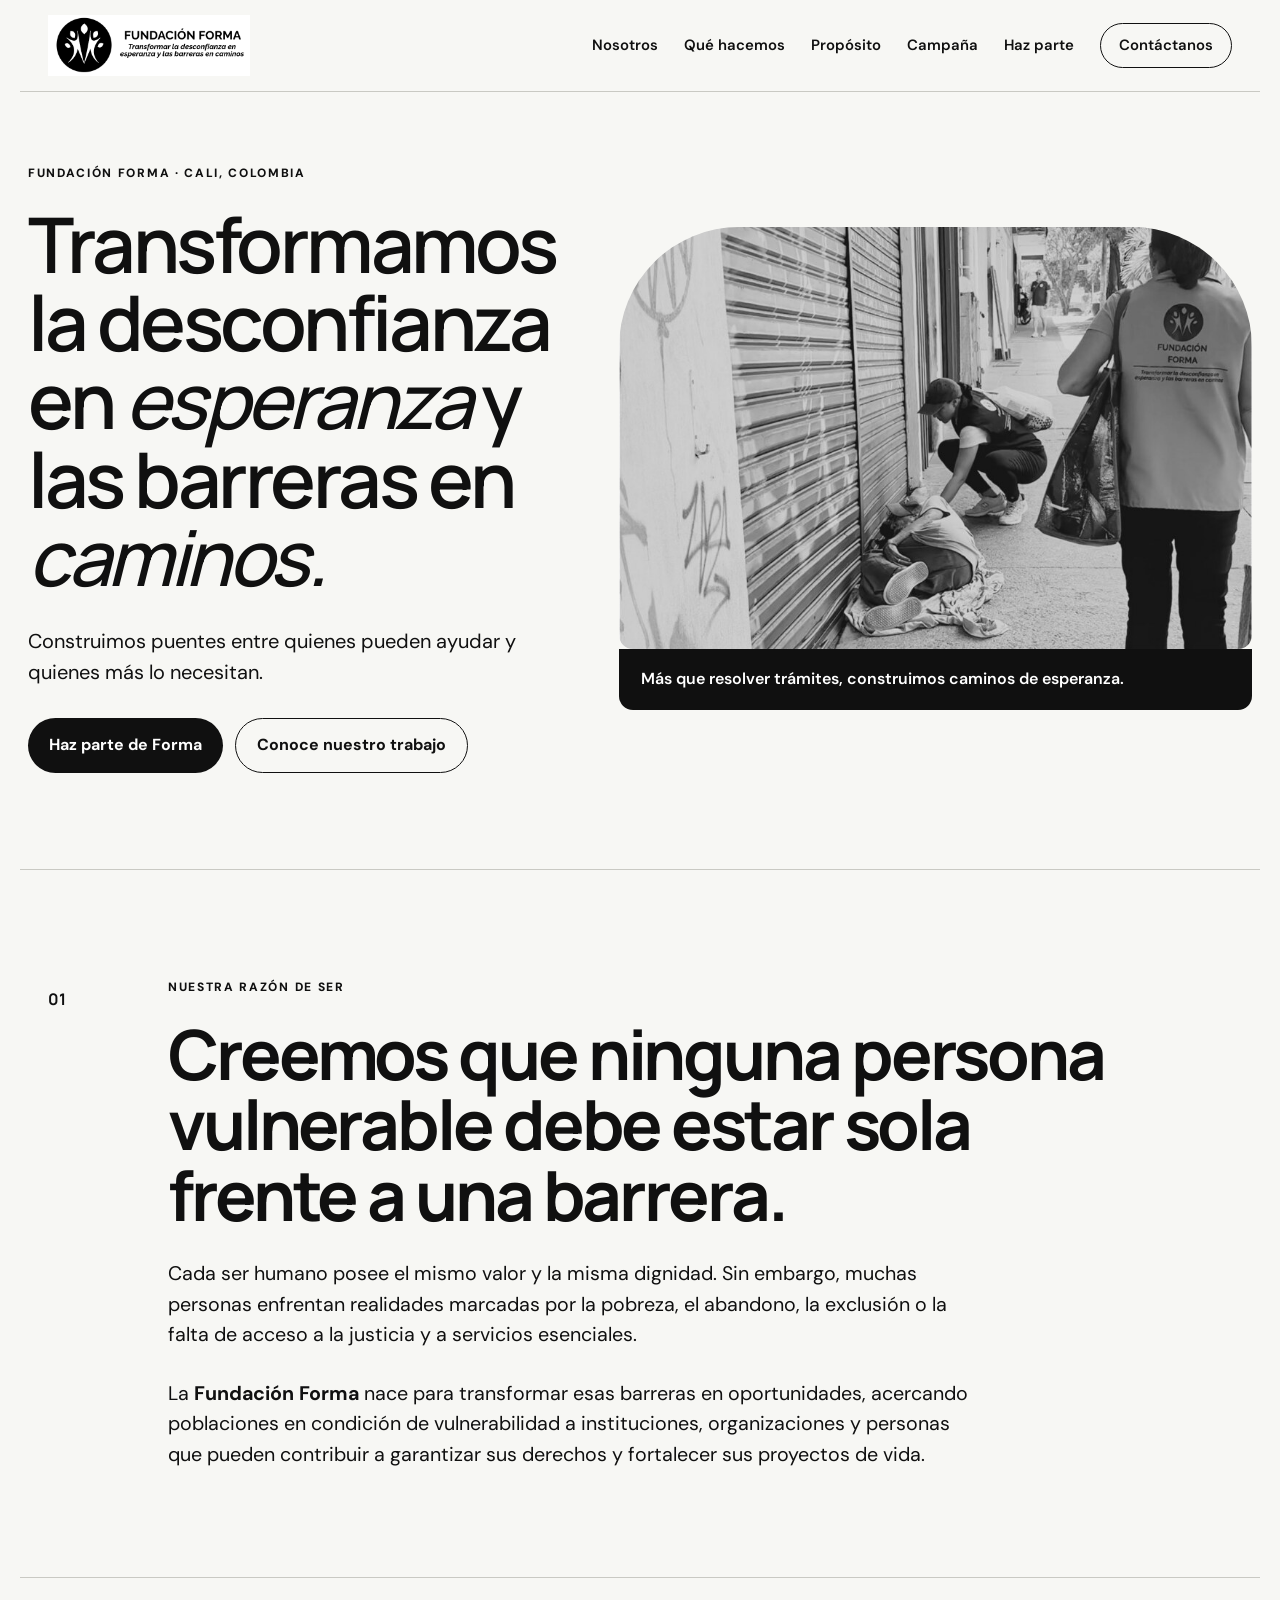
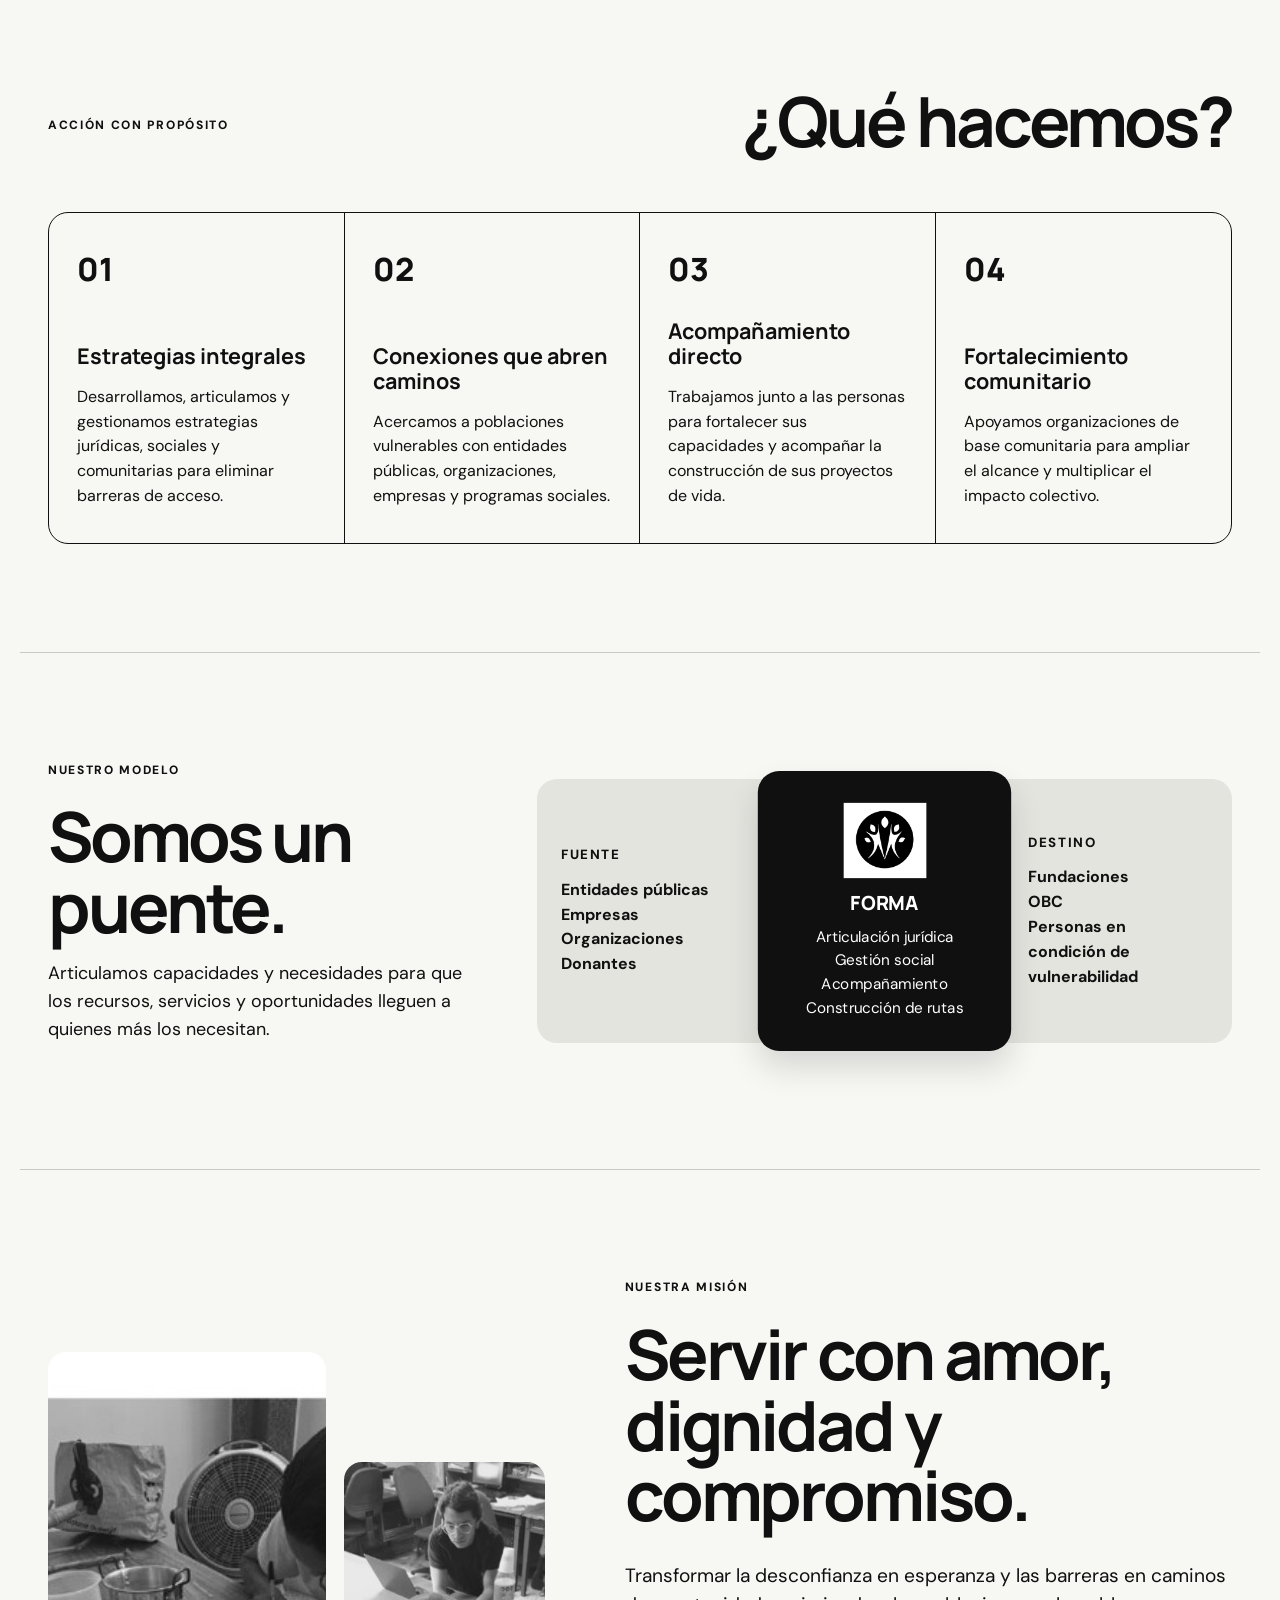
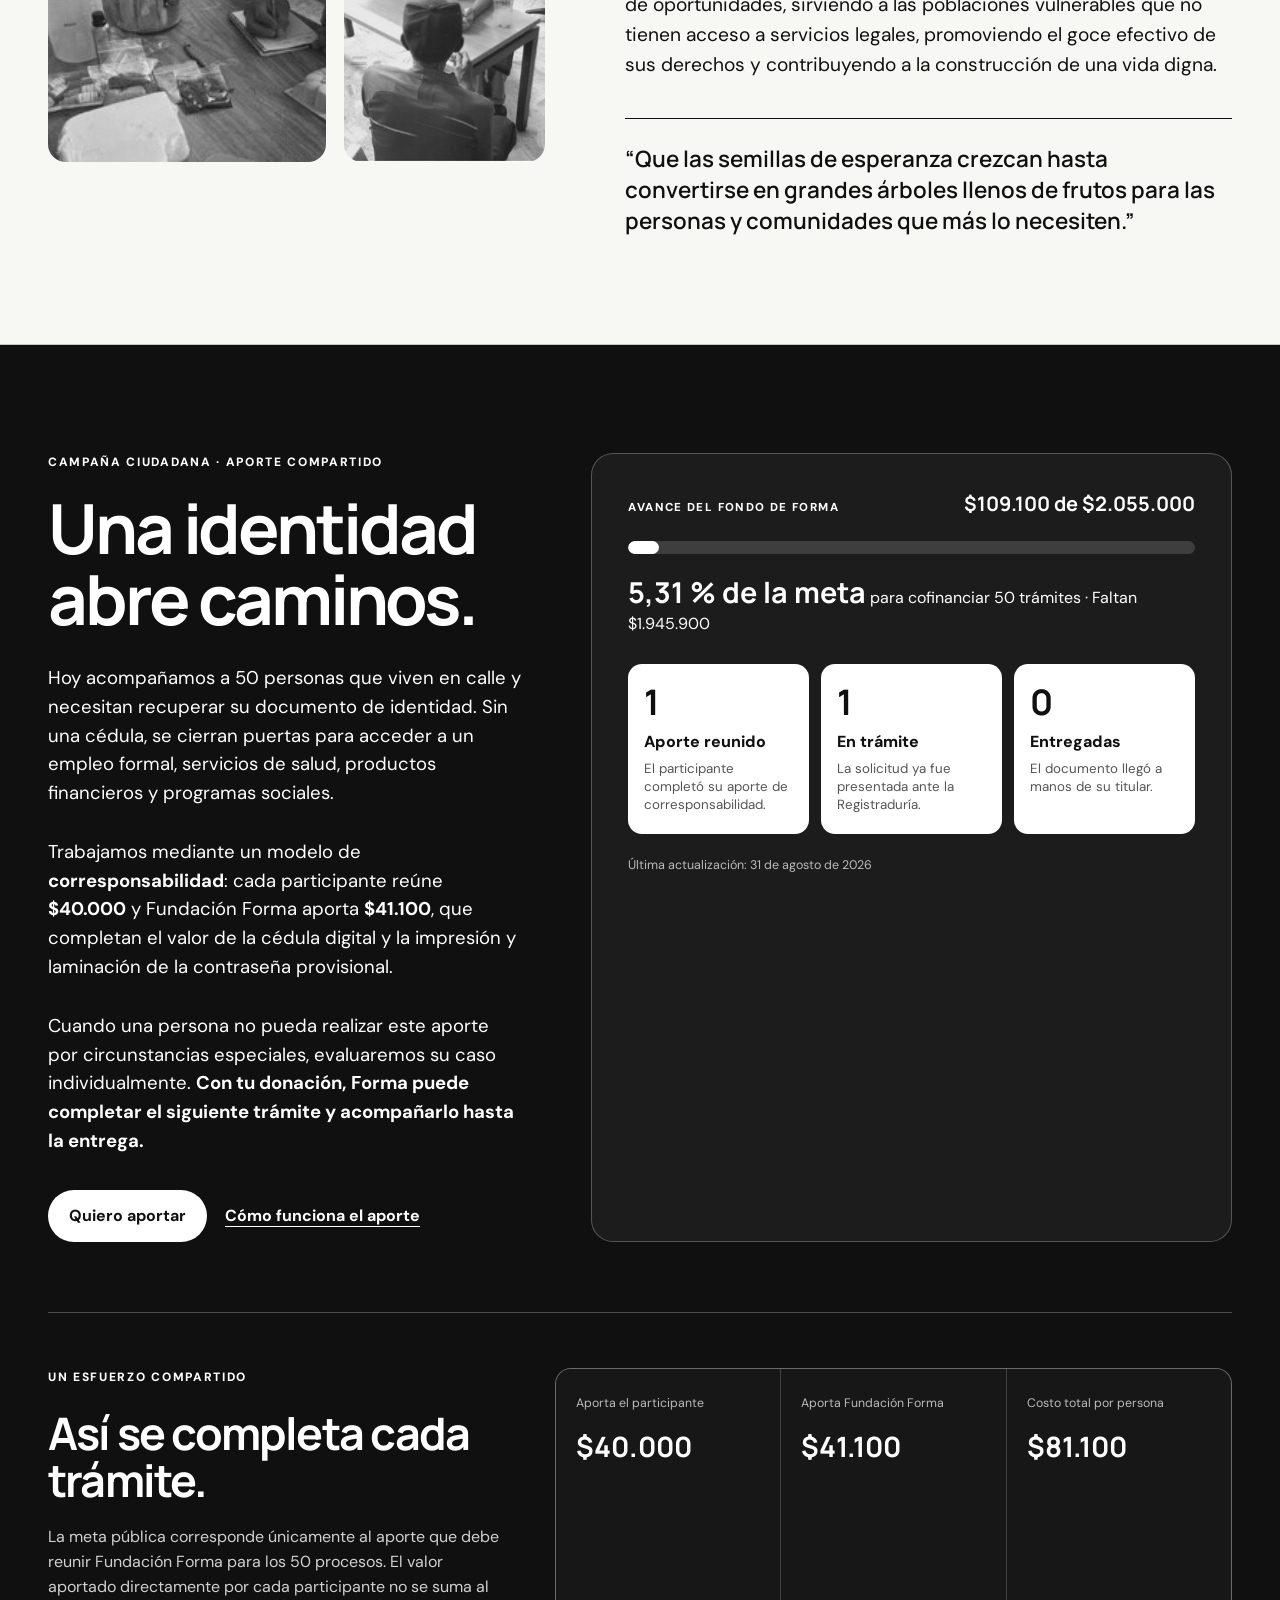
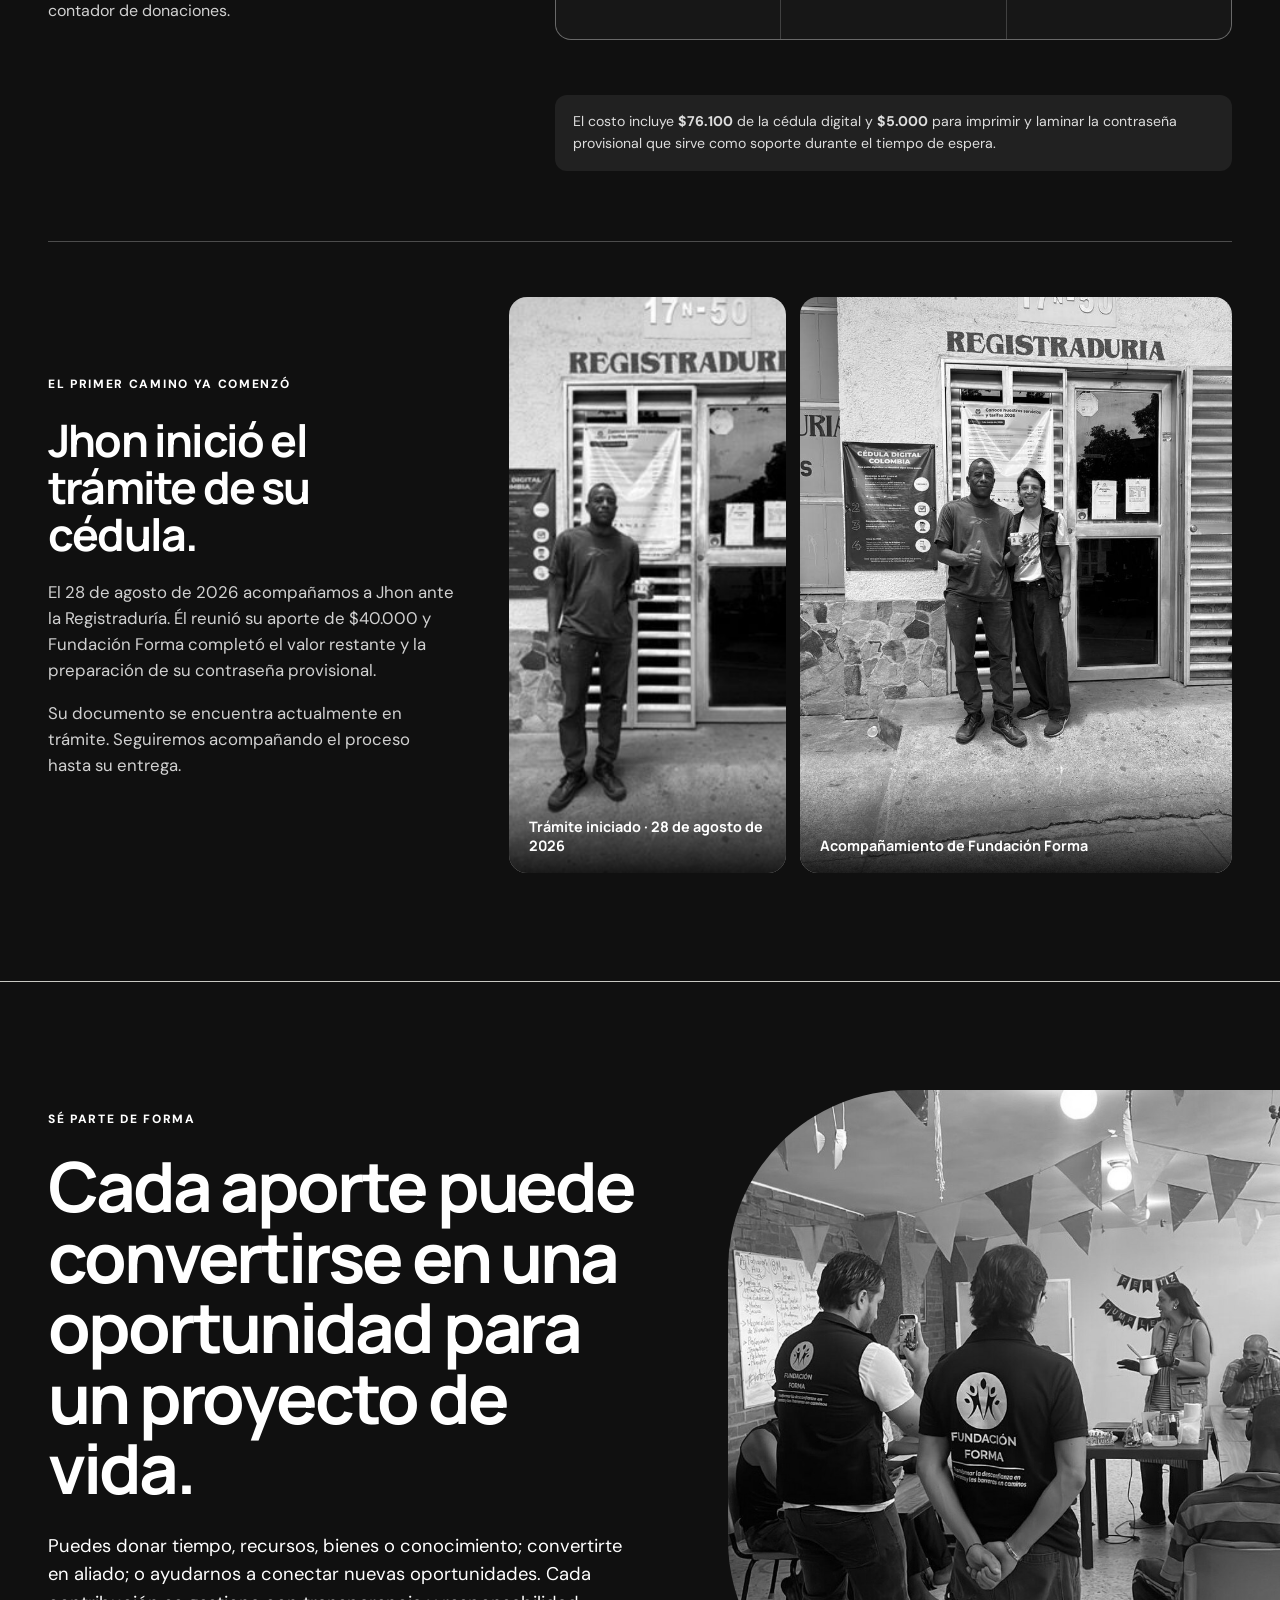
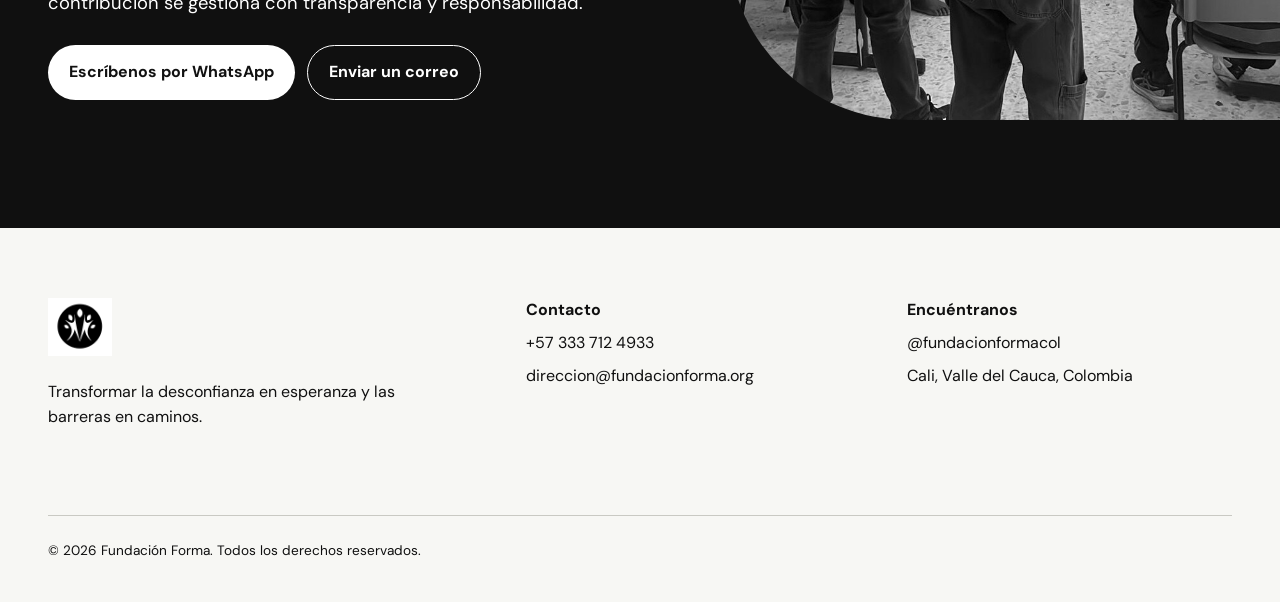
<file: index.html>
<!doctype html>
<html lang="es">
<head>
  <meta charset="utf-8">
  <meta name="viewport" content="width=device-width, initial-scale=1">
  <meta name="description" content="Fundación Forma transforma la desconfianza en esperanza y las barreras en caminos, acompañando a poblaciones en condición de vulnerabilidad.">
  <meta name="theme-color" content="#111111">
  <title>Fundación Forma | Caminos de esperanza</title>
  <link rel="preconnect" href="https://fonts.googleapis.com">
  <link rel="preconnect" href="https://fonts.gstatic.com" crossorigin>
  <link href="https://fonts.googleapis.com/css2?family=DM+Sans:wght@400;500;600;700&family=Manrope:wght@500;600;700;800&display=swap" rel="stylesheet">
  <link rel="stylesheet" href="styles.css">
</head>
<body>
  <a class="skip-link" href="#contenido">Saltar al contenido</a>
  <header class="site-header">
    <a class="brand" href="#inicio" aria-label="Fundación Forma, inicio">
      <img src="logo-horizontal.png" alt="Fundación Forma">
    </a>
    <button class="menu-button" type="button" aria-expanded="false" aria-controls="menu">Menú</button>
    <nav id="menu" aria-label="Navegación principal">
      <a href="#nosotros">Nosotros</a>
      <a href="#hacemos">Qué hacemos</a>
      <a href="#mision">Propósito</a>
      <a href="#campana">Campaña</a>
      <a href="#participa">Haz parte</a>
      <a class="nav-cta" href="https://wa.me/573337124933" target="_blank" rel="noopener">Contáctanos</a>
    </nav>
  </header>

  <main id="contenido">
    <section class="hero" id="inicio">
      <div class="hero-copy reveal">
        <p class="eyebrow">Fundación Forma · Cali, Colombia</p>
        <h1>Transformamos la desconfianza en <em>esperanza</em> y las barreras en <em>caminos.</em></h1>
        <p class="hero-lead">Construimos puentes entre quienes pueden ayudar y quienes más lo necesitan.</p>
        <div class="hero-actions">
          <a class="button button-dark" href="#participa">Haz parte de Forma</a>
          <a class="button button-light" href="#hacemos">Conoce nuestro trabajo</a>
        </div>
      </div>
      <figure class="hero-image reveal">
        <img src="hero.jpg" alt="Equipo de Fundación Forma acompañando a una persona en Cali">
        <figcaption>Más que resolver trámites, construimos caminos de esperanza.</figcaption>
      </figure>
    </section>

    <section class="statement section" id="nosotros">
      <div class="section-number">01</div>
      <div class="statement-copy reveal">
        <p class="eyebrow">Nuestra razón de ser</p>
        <h2>Creemos que ninguna persona vulnerable debe estar sola frente a una barrera.</h2>
        <p>Cada ser humano posee el mismo valor y la misma dignidad. Sin embargo, muchas personas enfrentan realidades marcadas por la pobreza, el abandono, la exclusión o la falta de acceso a la justicia y a servicios esenciales.</p>
        <p>La <strong>Fundación Forma</strong> nace para transformar esas barreras en oportunidades, acercando poblaciones en condición de vulnerabilidad a instituciones, organizaciones y personas que pueden contribuir a garantizar sus derechos y fortalecer sus proyectos de vida.</p>
      </div>
    </section>

    <section class="work section" id="hacemos">
      <div class="section-heading reveal">
        <p class="eyebrow">Acción con propósito</p>
        <h2>¿Qué hacemos?</h2>
      </div>
      <div class="services">
        <article class="service reveal"><span>01</span><h3>Estrategias integrales</h3><p>Desarrollamos, articulamos y gestionamos estrategias jurídicas, sociales y comunitarias para eliminar barreras de acceso.</p></article>
        <article class="service reveal"><span>02</span><h3>Conexiones que abren caminos</h3><p>Acercamos a poblaciones vulnerables con entidades públicas, organizaciones, empresas y programas sociales.</p></article>
        <article class="service reveal"><span>03</span><h3>Acompañamiento directo</h3><p>Trabajamos junto a las personas para fortalecer sus capacidades y acompañar la construcción de sus proyectos de vida.</p></article>
        <article class="service reveal"><span>04</span><h3>Fortalecimiento comunitario</h3><p>Apoyamos organizaciones de base comunitaria para ampliar el alcance y multiplicar el impacto colectivo.</p></article>
      </div>
    </section>

    <section class="bridge section" aria-labelledby="bridge-title">
      <div class="bridge-intro reveal">
        <p class="eyebrow">Nuestro modelo</p>
        <h2 id="bridge-title">Somos un puente.</h2>
        <p>Articulamos capacidades y necesidades para que los recursos, servicios y oportunidades lleguen a quienes más los necesitan.</p>
      </div>
      <div class="bridge-map reveal">
        <div><small>Fuente</small><strong>Entidades públicas<br>Empresas<br>Organizaciones<br>Donantes</strong></div>
        <div class="bridge-center"><img src="isotipo.png" alt=""><strong>FORMA</strong><span>Articulación jurídica<br>Gestión social<br>Acompañamiento<br>Construcción de rutas</span></div>
        <div><small>Destino</small><strong>Fundaciones<br>OBC<br>Personas en condición de vulnerabilidad</strong></div>
      </div>
    </section>

    <section class="purpose section" id="mision">
      <figure class="photo-stack reveal">
        <img src="taller.jpg" alt="Actividad productiva acompañada por Fundación Forma">
        <img src="acompanamiento.jpg" alt="Asesoría directa de Fundación Forma">
      </figure>
      <div class="purpose-copy reveal">
        <p class="eyebrow">Nuestra misión</p>
        <h2>Servir con amor, dignidad y compromiso.</h2>
        <p>Transformar la desconfianza en esperanza y las barreras en caminos de oportunidades, sirviendo a las poblaciones vulnerables que no tienen acceso a servicios legales, promoviendo el goce efectivo de sus derechos y contribuyendo a la construcción de una vida digna.</p>
        <blockquote>“Que las semillas de esperanza crezcan hasta convertirse en grandes árboles llenos de frutos para las personas y comunidades que más lo necesiten.”</blockquote>
      </div>
    </section>

    <section class="campaign section" id="campana">
      <div class="campaign-intro reveal">
        <p class="eyebrow">Campaña ciudadana · Aporte compartido</p>
        <h2>Una identidad abre caminos.</h2>
        <p>Hoy acompañamos a 50 personas que viven en calle y necesitan recuperar su documento de identidad. Sin una cédula, se cierran puertas para acceder a un empleo formal, servicios de salud, productos financieros y programas sociales.</p>
        <p>Trabajamos mediante un modelo de <strong>corresponsabilidad</strong>: cada participante reúne <strong>$40.000</strong> y Fundación Forma aporta <strong>$41.100</strong>, que completan el valor de la cédula digital y la impresión y laminación de la contraseña provisional.</p>
        <p>Cuando una persona no pueda realizar este aporte por circunstancias especiales, evaluaremos su caso individualmente. <strong>Con tu donación, Forma puede completar el siguiente trámite y acompañarlo hasta la entrega.</strong></p>
        <div class="campaign-actions">
          <a class="button button-white" href="https://wa.me/573337124933?text=Hola%20Fundaci%C3%B3n%20Forma%2C%20quiero%20aportar%20a%20la%20campa%C3%B1a%20Una%20identidad%20abre%20caminos." target="_blank" rel="noopener">Quiero aportar</a>
          <a class="campaign-link" href="#como-funciona">Cómo funciona el aporte</a>
        </div>
      </div>

      <div class="campaign-progress reveal" aria-labelledby="campaign-progress-title">
        <div class="progress-heading">
          <span id="campaign-progress-title">Avance del fondo de Forma</span>
          <strong>$109.100 de $2.055.000</strong>
        </div>
        <div class="progress-bar" role="progressbar" aria-label="Aportes recibidos para el fondo de cofinanciación" aria-valuemin="0" aria-valuemax="2055000" aria-valuenow="109100"><span style="width:5.31%"></span></div>
        <p><strong>5,31 % de la meta</strong> <span>para cofinanciar 50 trámites · Faltan $1.945.900</span></p>
        <div class="case-status">
          <article><strong>1</strong><span>Aporte reunido</span><small>El participante completó su aporte de corresponsabilidad.</small></article>
          <article><strong>1</strong><span>En trámite</span><small>La solicitud ya fue presentada ante la Registraduría.</small></article>
          <article><strong>0</strong><span>Entregadas</span><small>El documento llegó a manos de su titular.</small></article>
        </div>
        <p class="campaign-updated">Última actualización: 31 de agosto de 2026</p>
      </div>

      <div class="campaign-model reveal" id="como-funciona">
        <div>
          <p class="eyebrow">Un esfuerzo compartido</p>
          <h3>Así se completa cada trámite.</h3>
          <p>La meta pública corresponde únicamente al aporte que debe reunir Fundación Forma para los 50 procesos. El valor aportado directamente por cada participante no se suma al contador de donaciones.</p>
        </div>
        <dl class="campaign-breakdown">
          <div><dt>Aporta el participante</dt><dd>$40.000</dd></div>
          <div><dt>Aporta Fundación Forma</dt><dd>$41.100</dd></div>
          <div><dt>Costo total por persona</dt><dd>$81.100</dd></div>
        </dl>
        <p class="campaign-note">El costo incluye <strong>$76.100</strong> de la cédula digital y <strong>$5.000</strong> para imprimir y laminar la contraseña provisional que sirve como soporte durante el tiempo de espera.</p>
      </div>

      <article class="campaign-story reveal" aria-labelledby="story-jhon-title">
        <div class="campaign-story-copy">
          <p class="eyebrow">El primer camino ya comenzó</p>
          <h3 id="story-jhon-title">Jhon inició el trámite de su cédula.</h3>
          <p>El 28 de agosto de 2026 acompañamos a Jhon ante la Registraduría. Él reunió su aporte de $40.000 y Fundación Forma completó el valor restante y la preparación de su contraseña provisional.</p>
          <p>Su documento se encuentra actualmente en trámite. Seguiremos acompañando el proceso hasta su entrega.</p>
        </div>
        <div class="campaign-story-photos">
          <figure><img src="jhon-registraduria.jpg" alt="Jhon frente a la Registraduría después de iniciar el trámite de su cédula"><figcaption>Trámite iniciado · 28 de agosto de 2026</figcaption></figure>
          <figure><img src="jhon-acompanamiento.jpg" alt="Jhon junto a una persona de Fundación Forma durante el acompañamiento en la Registraduría"><figcaption>Acompañamiento de Fundación Forma</figcaption></figure>
        </div>
      </article>
    </section>

    <section class="join section" id="participa">
      <div class="join-copy reveal">
        <p class="eyebrow">Sé parte de Forma</p>
        <h2>Cada aporte puede convertirse en una oportunidad para un proyecto de vida.</h2>
        <p>Puedes donar tiempo, recursos, bienes o conocimiento; convertirte en aliado; o ayudarnos a conectar nuevas oportunidades. Cada contribución se gestiona con transparencia y responsabilidad.</p>
        <div class="hero-actions">
          <a class="button button-white" href="https://wa.me/573337124933?text=Hola%20Fundaci%C3%B3n%20Forma%2C%20quiero%20conocer%20c%C3%B3mo%20puedo%20ayudar." target="_blank" rel="noopener">Escríbenos por WhatsApp</a>
          <a class="button button-outline" href="mailto:direccion@fundacionforma.org">Enviar un correo</a>
        </div>
      </div>
      <figure class="join-image reveal"><img src="equipo.jpg" alt="Integrantes de Fundación Forma en una actividad de servicio"></figure>
    </section>
  </main>

  <footer>
    <div class="footer-brand"><img src="isotipo.png" alt="Fundación Forma"><p>Transformar la desconfianza en esperanza y las barreras en caminos.</p></div>
    <div><strong>Contacto</strong><a href="tel:+573337124933">+57 333 712 4933</a><a href="mailto:direccion@fundacionforma.org">direccion@fundacionforma.org</a></div>
    <div><strong>Encuéntranos</strong><a href="https://www.instagram.com/fundacionformacol/" target="_blank" rel="noopener">@fundacionformacol</a><span>Cali, Valle del Cauca, Colombia</span></div>
    <p class="copyright">© <span id="year"></span> Fundación Forma. Todos los derechos reservados.</p>
  </footer>
  <script src="script.js"></script>
</body>
</html>
</file>
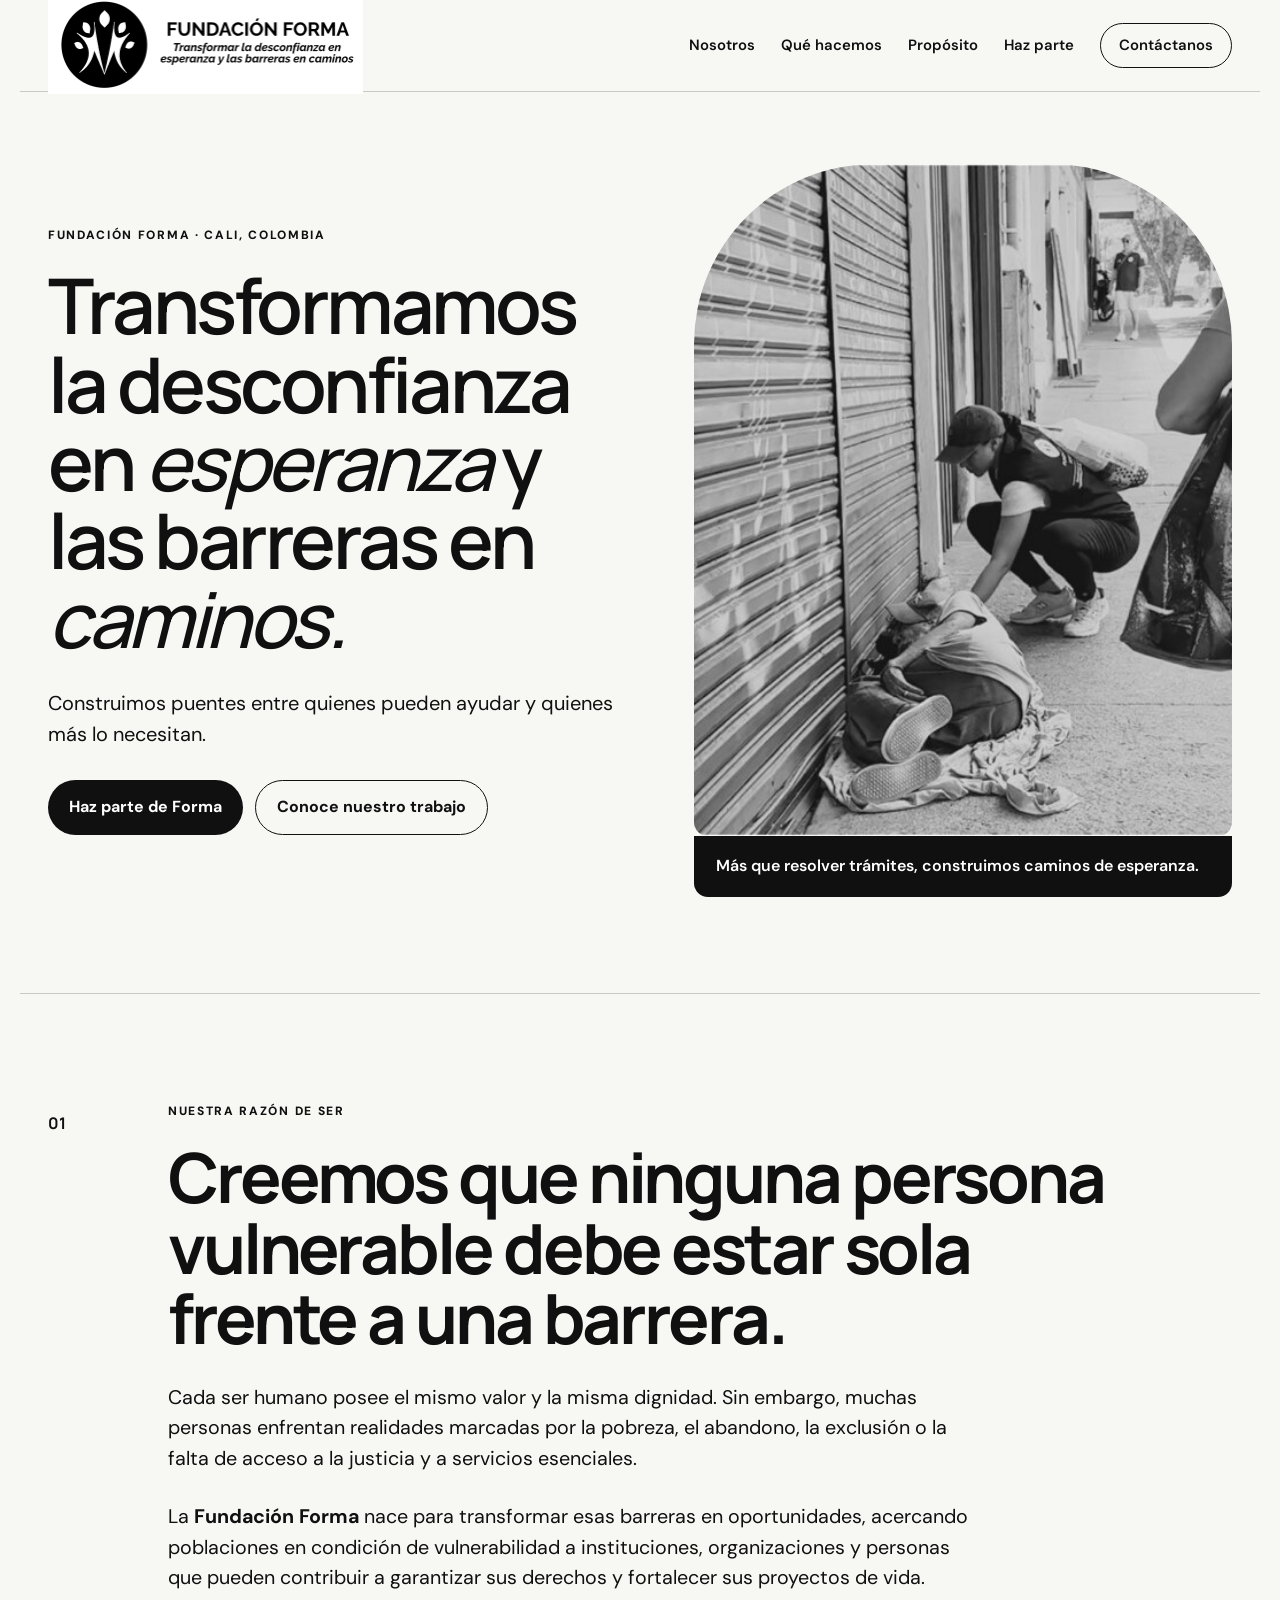
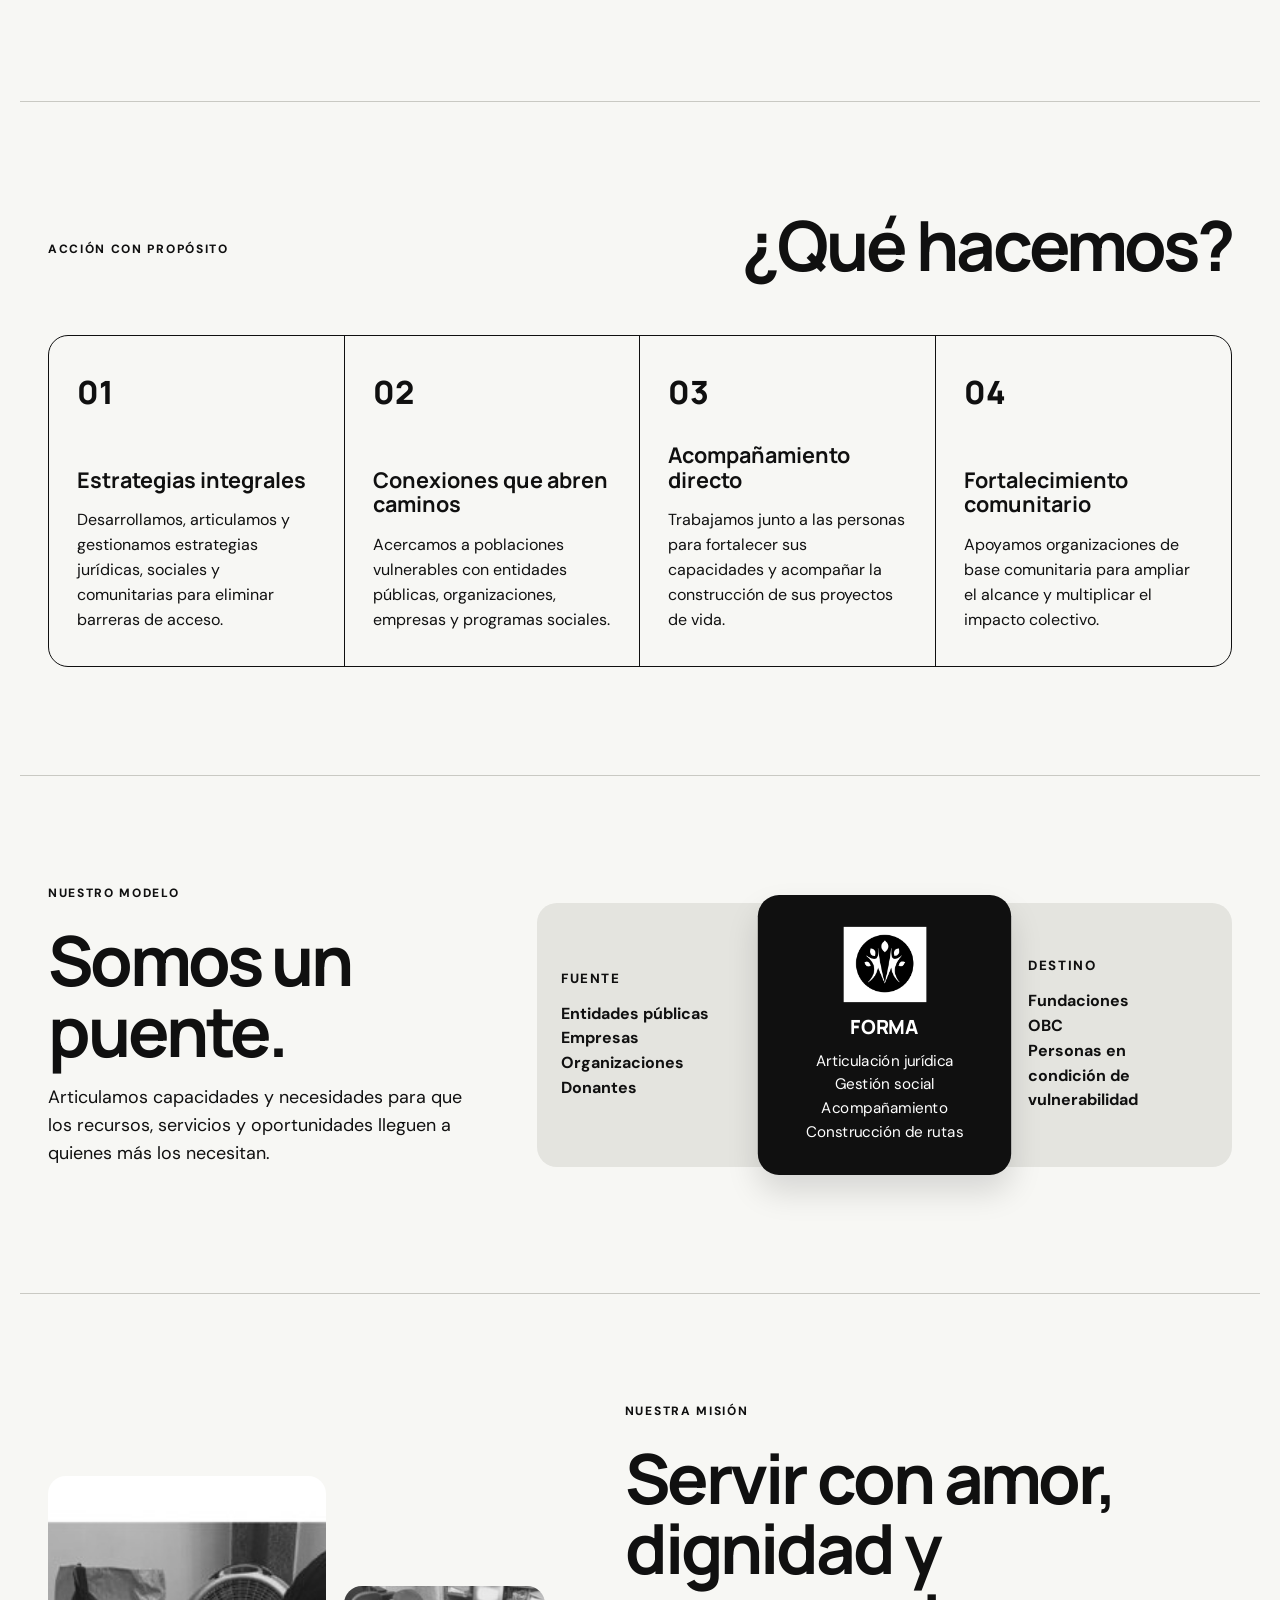
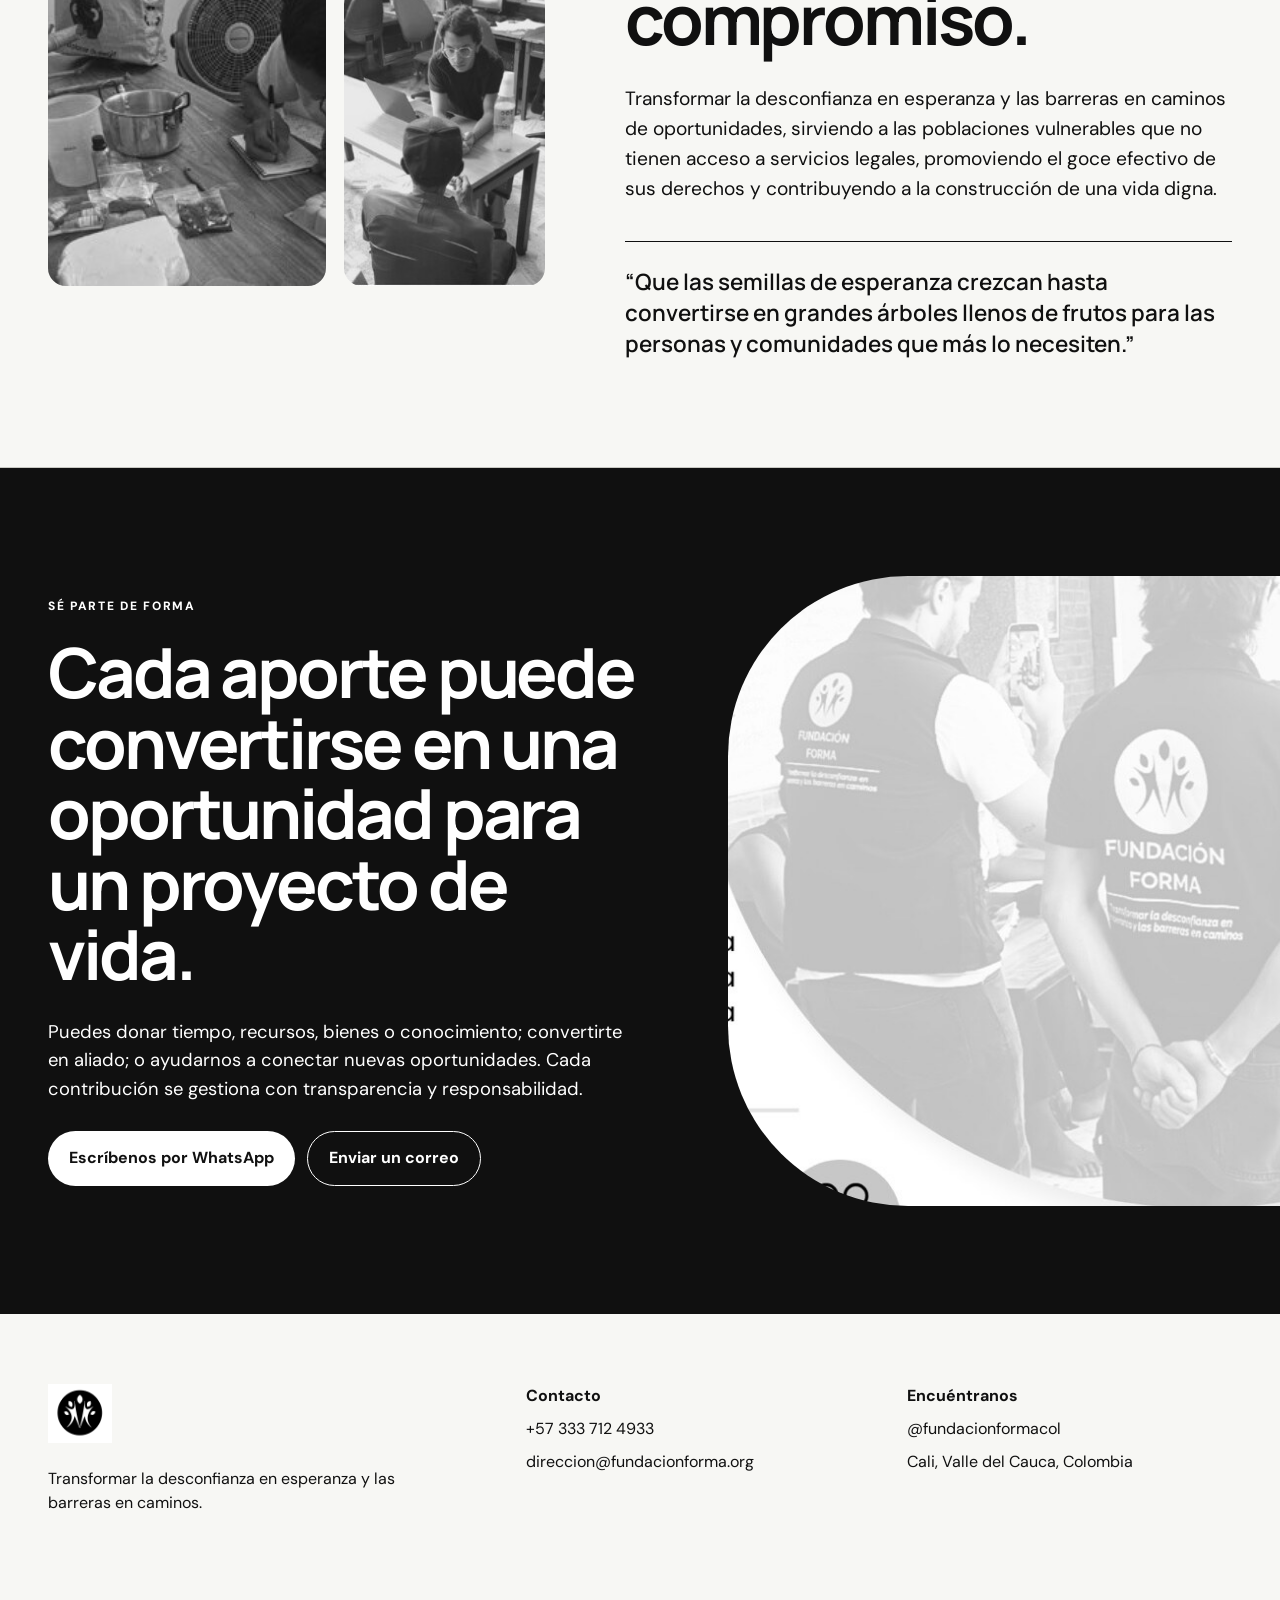
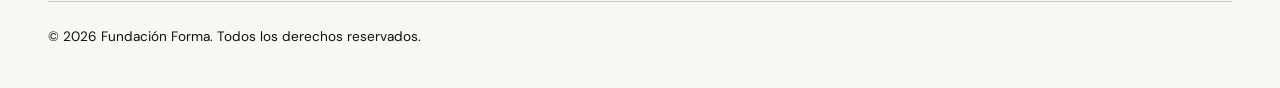
<file: fundacion-forma-web/index.html>
<!doctype html>
<html lang="es">
<head>
  <meta charset="utf-8">
  <meta name="viewport" content="width=device-width, initial-scale=1">
  <meta name="description" content="Fundación Forma transforma la desconfianza en esperanza y las barreras en caminos, acompañando a poblaciones en condición de vulnerabilidad.">
  <meta name="theme-color" content="#111111">
  <title>Fundación Forma | Caminos de esperanza</title>
  <link rel="preconnect" href="https://fonts.googleapis.com">
  <link rel="preconnect" href="https://fonts.gstatic.com" crossorigin>
  <link href="https://fonts.googleapis.com/css2?family=DM+Sans:wght@400;500;600;700&family=Manrope:wght@500;600;700;800&display=swap" rel="stylesheet">
  <link rel="stylesheet" href="styles.css">
</head>
<body>
  <a class="skip-link" href="#contenido">Saltar al contenido</a>
  <header class="site-header">
    <a class="brand" href="#inicio" aria-label="Fundación Forma, inicio">
      <img src="assets/logo-horizontal.png" alt="Fundación Forma">
    </a>
    <button class="menu-button" type="button" aria-expanded="false" aria-controls="menu">Menú</button>
    <nav id="menu" aria-label="Navegación principal">
      <a href="#nosotros">Nosotros</a>
      <a href="#hacemos">Qué hacemos</a>
      <a href="#mision">Propósito</a>
      <a href="#participa">Haz parte</a>
      <a class="nav-cta" href="https://wa.me/573337124933" target="_blank" rel="noopener">Contáctanos</a>
    </nav>
  </header>

  <main id="contenido">
    <section class="hero" id="inicio">
      <div class="hero-copy reveal">
        <p class="eyebrow">Fundación Forma · Cali, Colombia</p>
        <h1>Transformamos la desconfianza en <em>esperanza</em> y las barreras en <em>caminos.</em></h1>
        <p class="hero-lead">Construimos puentes entre quienes pueden ayudar y quienes más lo necesitan.</p>
        <div class="hero-actions">
          <a class="button button-dark" href="#participa">Haz parte de Forma</a>
          <a class="button button-light" href="#hacemos">Conoce nuestro trabajo</a>
        </div>
      </div>
      <figure class="hero-image reveal">
        <img src="assets/hero.jpg" alt="Equipo de Fundación Forma acompañando a una persona en Cali">
        <figcaption>Más que resolver trámites, construimos caminos de esperanza.</figcaption>
      </figure>
    </section>

    <section class="statement section" id="nosotros">
      <div class="section-number">01</div>
      <div class="statement-copy reveal">
        <p class="eyebrow">Nuestra razón de ser</p>
        <h2>Creemos que ninguna persona vulnerable debe estar sola frente a una barrera.</h2>
        <p>Cada ser humano posee el mismo valor y la misma dignidad. Sin embargo, muchas personas enfrentan realidades marcadas por la pobreza, el abandono, la exclusión o la falta de acceso a la justicia y a servicios esenciales.</p>
        <p>La <strong>Fundación Forma</strong> nace para transformar esas barreras en oportunidades, acercando poblaciones en condición de vulnerabilidad a instituciones, organizaciones y personas que pueden contribuir a garantizar sus derechos y fortalecer sus proyectos de vida.</p>
      </div>
    </section>

    <section class="work section" id="hacemos">
      <div class="section-heading reveal">
        <p class="eyebrow">Acción con propósito</p>
        <h2>¿Qué hacemos?</h2>
      </div>
      <div class="services">
        <article class="service reveal"><span>01</span><h3>Estrategias integrales</h3><p>Desarrollamos, articulamos y gestionamos estrategias jurídicas, sociales y comunitarias para eliminar barreras de acceso.</p></article>
        <article class="service reveal"><span>02</span><h3>Conexiones que abren caminos</h3><p>Acercamos a poblaciones vulnerables con entidades públicas, organizaciones, empresas y programas sociales.</p></article>
        <article class="service reveal"><span>03</span><h3>Acompañamiento directo</h3><p>Trabajamos junto a las personas para fortalecer sus capacidades y acompañar la construcción de sus proyectos de vida.</p></article>
        <article class="service reveal"><span>04</span><h3>Fortalecimiento comunitario</h3><p>Apoyamos organizaciones de base comunitaria para ampliar el alcance y multiplicar el impacto colectivo.</p></article>
      </div>
    </section>

    <section class="bridge section" aria-labelledby="bridge-title">
      <div class="bridge-intro reveal">
        <p class="eyebrow">Nuestro modelo</p>
        <h2 id="bridge-title">Somos un puente.</h2>
        <p>Articulamos capacidades y necesidades para que los recursos, servicios y oportunidades lleguen a quienes más los necesitan.</p>
      </div>
      <div class="bridge-map reveal">
        <div><small>Fuente</small><strong>Entidades públicas<br>Empresas<br>Organizaciones<br>Donantes</strong></div>
        <div class="bridge-center"><img src="assets/isotipo.png" alt=""><strong>FORMA</strong><span>Articulación jurídica<br>Gestión social<br>Acompañamiento<br>Construcción de rutas</span></div>
        <div><small>Destino</small><strong>Fundaciones<br>OBC<br>Personas en condición de vulnerabilidad</strong></div>
      </div>
    </section>

    <section class="purpose section" id="mision">
      <figure class="photo-stack reveal">
        <img src="assets/taller.jpg" alt="Actividad productiva acompañada por Fundación Forma">
        <img src="assets/acompanamiento.jpg" alt="Asesoría directa de Fundación Forma">
      </figure>
      <div class="purpose-copy reveal">
        <p class="eyebrow">Nuestra misión</p>
        <h2>Servir con amor, dignidad y compromiso.</h2>
        <p>Transformar la desconfianza en esperanza y las barreras en caminos de oportunidades, sirviendo a las poblaciones vulnerables que no tienen acceso a servicios legales, promoviendo el goce efectivo de sus derechos y contribuyendo a la construcción de una vida digna.</p>
        <blockquote>“Que las semillas de esperanza crezcan hasta convertirse en grandes árboles llenos de frutos para las personas y comunidades que más lo necesiten.”</blockquote>
      </div>
    </section>

    <section class="join section" id="participa">
      <div class="join-copy reveal">
        <p class="eyebrow">Sé parte de Forma</p>
        <h2>Cada aporte puede convertirse en una oportunidad para un proyecto de vida.</h2>
        <p>Puedes donar tiempo, recursos, bienes o conocimiento; convertirte en aliado; o ayudarnos a conectar nuevas oportunidades. Cada contribución se gestiona con transparencia y responsabilidad.</p>
        <div class="hero-actions">
          <a class="button button-white" href="https://wa.me/573337124933?text=Hola%20Fundaci%C3%B3n%20Forma%2C%20quiero%20conocer%20c%C3%B3mo%20puedo%20ayudar." target="_blank" rel="noopener">Escríbenos por WhatsApp</a>
          <a class="button button-outline" href="mailto:direccion@fundacionforma.org">Enviar un correo</a>
        </div>
      </div>
      <figure class="join-image reveal"><img src="assets/equipo.jpg" alt="Integrantes de Fundación Forma en una actividad de servicio"></figure>
    </section>
  </main>

  <footer>
    <div class="footer-brand"><img src="assets/isotipo.png" alt="Fundación Forma"><p>Transformar la desconfianza en esperanza y las barreras en caminos.</p></div>
    <div><strong>Contacto</strong><a href="tel:+573337124933">+57 333 712 4933</a><a href="mailto:direccion@fundacionforma.org">direccion@fundacionforma.org</a></div>
    <div><strong>Encuéntranos</strong><a href="https://www.instagram.com/fundacionformacol/" target="_blank" rel="noopener">@fundacionformacol</a><span>Cali, Valle del Cauca, Colombia</span></div>
    <p class="copyright">© <span id="year"></span> Fundación Forma. Todos los derechos reservados.</p>
  </footer>
  <script src="script.js"></script>
</body>
</html>
</file>
<file: styles.css>
:root{--ink:#101010;--paper:#f7f7f4;--soft:#deded9;--line:#c9c9c3;--max:1240px}
*{box-sizing:border-box}
html{scroll-behavior:smooth}
body{margin:0;background:var(--paper);color:var(--ink);font-family:"DM Sans",sans-serif;line-height:1.55}
img{display:block;max-width:100%}
a{color:inherit}
.skip-link{position:absolute;left:-9999px}
.skip-link:focus{left:1rem;top:1rem;background:#fff;padding:.75rem;z-index:20}
.site-header{height:92px;max-width:var(--max);margin:auto;padding:0 28px;display:flex;align-items:center;justify-content:space-between;border-bottom:1px solid var(--line);position:relative;z-index:10}
.brand{display:flex;align-items:center;height:100%;overflow:hidden}
.brand img{width:auto;height:62px;object-fit:contain}
.site-header nav{display:flex;align-items:center;gap:26px}
.site-header nav a{text-decoration:none;font-size:.93rem;font-weight:600}
.nav-cta{border:1px solid var(--ink);border-radius:999px;padding:10px 18px}
.menu-button{display:none;background:none;border:1px solid var(--ink);border-radius:999px;padding:9px 15px;font:inherit;font-weight:700}
.hero{max-width:1480px;margin:auto;padding:72px 28px 96px;display:grid;grid-template-columns:.9fr 1.1fr;gap:64px;align-items:center}
.eyebrow{text-transform:uppercase;letter-spacing:.14em;font-size:.75rem;font-weight:800;margin:0 0 22px}
.hero h1,.section h2{font-family:"Manrope",sans-serif;letter-spacing:-.045em;line-height:1.02;margin:0}
.hero h1{font-size:clamp(3.1rem,6vw,6.5rem);font-weight:600}
.hero h1 em{font-style:italic;font-weight:500}
.hero-lead{font-size:1.25rem;max-width:610px;margin:30px 0}
.hero-actions{display:flex;gap:12px;flex-wrap:wrap}
.button{display:inline-flex;align-items:center;justify-content:center;padding:14px 21px;border-radius:999px;text-decoration:none;font-weight:700}
.button-dark{background:var(--ink);color:#fff}
.button-light{border:1px solid var(--ink)}
.hero-image{margin:0}
.hero-image img{width:100%;aspect-ratio:3/2;object-fit:cover;object-position:center;filter:grayscale(1);border-radius:120px 120px 14px 14px}
.hero-image figcaption{background:var(--ink);color:#fff;padding:18px 22px;border-radius:0 0 14px 14px;font-weight:600}
.section{max-width:var(--max);margin:auto;padding:108px 28px;border-top:1px solid var(--line)}
.section h2{font-size:clamp(2.8rem,5.4vw,5.7rem)}
.statement{display:grid;grid-template-columns:120px 1fr}
.section-number{font:700 1rem "Manrope";padding-top:10px}
.statement-copy{max-width:980px}
.statement-copy>p:not(.eyebrow){font-size:1.23rem;max-width:820px;margin:28px 0 0}
.section-heading{display:flex;align-items:end;justify-content:space-between;margin-bottom:55px}
.services{display:grid;grid-template-columns:repeat(4,1fr);border:1px solid var(--ink);border-radius:20px;overflow:hidden}
.service{padding:34px 28px;min-height:330px;border-right:1px solid var(--ink);display:flex;flex-direction:column}
.service:last-child{border-right:0}
.service span{font:800 2rem "Manrope"}
.service h3{font:700 1.35rem "Manrope";line-height:1.15;margin:auto 0 16px}
.service p{margin:0}
.bridge{display:grid;grid-template-columns:.75fr 1.25fr;gap:72px;align-items:center}
.bridge-intro p:last-child{font-size:1.12rem}
.bridge-map{display:grid;grid-template-columns:1fr 1.05fr 1fr;align-items:stretch}
.bridge-map>div{background:#e4e4df;padding:30px 24px;display:flex;flex-direction:column;justify-content:center}
.bridge-map>div:first-child{border-radius:20px 0 0 20px}
.bridge-map>div:last-child{border-radius:0 20px 20px 0}
.bridge-map small{text-transform:uppercase;letter-spacing:.12em;font-weight:800;margin-bottom:12px}
.bridge-center{background:var(--ink)!important;color:#fff!important;text-align:center;align-items:center;transform:scale(1.06);border-radius:20px!important;box-shadow:0 16px 30px #0002}
.bridge-center img{width:78px;margin-bottom:10px}
.bridge-center strong{font:800 1.15rem "Manrope";margin-bottom:8px}
.bridge-center span{font-size:.9rem}
.purpose{display:grid;grid-template-columns:.9fr 1.1fr;gap:80px;align-items:center}
.photo-stack{margin:0;display:grid;grid-template-columns:1fr .72fr;align-items:end;gap:18px}
.photo-stack img{width:100%;object-fit:cover;filter:grayscale(1);border-radius:18px}
.photo-stack img:first-child{height:410px}
.photo-stack img:last-child{height:300px}
.purpose-copy>p:not(.eyebrow){font-size:1.2rem;margin:30px 0}
.purpose blockquote{margin:38px 0 0;padding:24px 0 0;border-top:1px solid var(--ink);font:600 1.4rem "Manrope"}
.gallery-heading{display:grid;grid-template-columns:1.2fr .8fr;gap:70px;align-items:end;margin-bottom:48px}
.gallery-heading>p{font-size:1.12rem;max-width:480px;margin:0 0 5px}
.gallery-grid{display:grid;grid-template-columns:repeat(12,1fr);grid-auto-rows:155px;gap:14px}
.gallery-item{grid-column:span 5;grid-row:span 3;position:relative;overflow:hidden;margin:0;border-radius:18px;background:#d9d9d4}
.gallery-item.gallery-wide{grid-column:span 7}
.gallery-item:nth-child(3),.gallery-item:nth-child(4),.gallery-item:nth-child(5){grid-column:span 4}
.gallery-item:nth-child(6){grid-column:span 5}
.gallery-item:nth-child(7){grid-column:span 7}
.gallery-item img{width:100%;height:100%;object-fit:cover;filter:grayscale(1);transition:filter .45s ease,transform .65s ease}
.gallery-item:hover img,.gallery-item:focus-within img{filter:grayscale(0);transform:scale(1.025)}
.gallery-item figcaption{position:absolute;left:0;right:0;bottom:0;padding:65px 22px 20px;background:linear-gradient(transparent,#000c);color:#fff;font:700 1.05rem "Manrope"}
.gallery-item:nth-child(2) img{object-position:center 48%}
.gallery-item:nth-child(3) img{object-position:center 58%}
.gallery-item:nth-child(6) img{object-position:center 62%}
.campaign{max-width:none;padding-left:max(28px,calc((100vw - var(--max))/2 + 28px));padding-right:max(28px,calc((100vw - var(--max))/2 + 28px));background:var(--ink);color:#fff;display:grid;grid-template-columns:.85fr 1.15fr;gap:70px}
.campaign-intro>p:not(.eyebrow){font-size:1.16rem;max-width:620px;margin:30px 0}
.campaign-actions{display:flex;gap:18px;align-items:center;flex-wrap:wrap;margin-top:34px}
.campaign-link{font-weight:700;text-underline-offset:5px}
.campaign-progress{padding:36px;border:1px solid #ffffff40;border-radius:22px;background:#ffffff0d}
.progress-heading{display:flex;justify-content:space-between;gap:24px;align-items:baseline}
.progress-heading span{text-transform:uppercase;letter-spacing:.12em;font-size:.72rem;font-weight:800}
.progress-heading strong{font:700 1.25rem "Manrope"}
.progress-bar{height:13px;margin:24px 0 18px;background:#ffffff26;border-radius:999px;overflow:hidden}
.progress-bar span{display:block;height:100%;background:#fff;border-radius:inherit}
.campaign-progress>p{margin:0}
.campaign-progress>p strong{font:700 1.8rem "Manrope"}
.case-status{display:grid;grid-template-columns:repeat(3,1fr);gap:12px;margin-top:28px}
.case-status article{padding:20px 16px;background:#fff;color:var(--ink);border-radius:14px;display:flex;flex-direction:column}
.case-status article strong{font:700 2.2rem "Manrope";line-height:1}
.case-status article span{font-weight:800;margin:10px 0 6px}
.case-status article small{line-height:1.35;color:#555}
.campaign-updated{margin-top:22px!important;font-size:.78rem;color:#bbb}
.campaign-transparency{grid-column:1/-1;border-top:1px solid #ffffff40;padding-top:55px;display:grid;grid-template-columns:.8fr 1.2fr;gap:55px;scroll-margin-top:100px}
.campaign-transparency h3{font:700 clamp(2rem,3.5vw,3.7rem) "Manrope";letter-spacing:-.04em;line-height:1.05;margin:0 0 22px}
.campaign-transparency>div>p:last-child{max-width:570px;color:#d1d1d1}
.campaign-ledger{margin:0;display:grid;grid-template-columns:repeat(3,1fr);gap:1px;background:#ffffff35;border:1px solid #ffffff35;border-radius:16px;overflow:hidden}
.campaign-ledger div{background:#171717;padding:25px 20px}
.campaign-ledger dt{font-size:.77rem;color:#bbb;margin-bottom:14px}
.campaign-ledger dd{margin:0;font:700 1.75rem "Manrope"}
.campaign-note{grid-column:2;margin:0;padding:16px 18px;background:#ffffff12;border-radius:12px;font-size:.88rem;color:#ddd}
.join{max-width:none;padding-left:max(28px,calc((100vw - var(--max))/2 + 28px));padding-right:0;background:var(--ink);color:#fff;display:grid;grid-template-columns:1.05fr .95fr;gap:70px;align-items:center}
.join-copy{padding-right:20px}
.join-copy>p:not(.eyebrow){font-size:1.15rem;max-width:690px;margin:28px 0}
.button-white{background:#fff;color:#111}
.button-outline{border:1px solid #fff}
.join-image{margin:0;height:630px}
.join-image img{height:100%;width:100%;object-fit:cover;object-position:center 48%;filter:grayscale(1);border-radius:180px 0 0 180px}
footer{max-width:var(--max);margin:auto;padding:70px 28px 28px;display:grid;grid-template-columns:1.3fr 1fr 1fr;gap:55px}
footer>div{display:flex;flex-direction:column;gap:8px}
footer a{text-decoration:none}
.footer-brand img{width:64px}
.footer-brand p{max-width:360px}
.copyright{grid-column:1/-1;border-top:1px solid var(--line);padding-top:24px;font-size:.85rem}
.reveal{opacity:0;transform:translateY(18px);transition:opacity .7s ease,transform .7s ease}
.reveal.visible{opacity:1;transform:none}
@media(max-width:900px){.brand img{width:auto;height:54px}
.menu-button{display:block}
.site-header nav{display:none;position:absolute;top:82px;left:18px;right:18px;background:var(--paper);padding:24px;flex-direction:column;align-items:stretch;border:1px solid var(--ink);border-radius:16px}
.site-header nav.open{display:flex}
.hero,.purpose,.bridge,.campaign,.join{grid-template-columns:1fr}
.hero{padding-top:50px}
.hero-image{max-width:600px}
.services{grid-template-columns:1fr 1fr}
.service:nth-child(2){border-right:0}
.service:nth-child(-n+2){border-bottom:1px solid var(--ink)}
.bridge{gap:42px}
.gallery-heading{grid-template-columns:1fr;gap:24px}
.gallery-grid{grid-auto-rows:130px}
.campaign{gap:46px}
.campaign-transparency{grid-template-columns:1fr}
.campaign-note{grid-column:auto}
.join{padding-right:28px}
.join-image{height:470px}
.join-image img{border-radius:120px 120px 0 0}
footer{grid-template-columns:1fr 1fr}
}
@media(max-width:620px){.site-header{height:78px;padding:0 18px}
.brand img{width:auto;height:46px}
.hero,.section{padding-left:20px;padding-right:20px}
.hero{padding-bottom:70px;gap:38px}
.hero h1{font-size:3.25rem}
.hero-actions{flex-direction:column}
.button{width:100%}
.hero-image img{aspect-ratio:3/2}
.statement{grid-template-columns:1fr}
.section-number{margin-bottom:30px}
.services{grid-template-columns:1fr}
.service{border-right:0;border-bottom:1px solid var(--ink)!important;min-height:auto}
.service:last-child{border-bottom:0!important}
.service h3{margin:38px 0 12px}
.bridge-map{grid-template-columns:1fr}
.bridge-map>div{border-radius:0!important}
.bridge-map>div:first-child{border-radius:18px 18px 0 0!important}
.bridge-map>div:last-child{border-radius:0 0 18px 18px!important}
.bridge-center{transform:none;border-radius:0!important}
.photo-stack img:first-child{height:300px}
.photo-stack img:last-child{height:230px}
.gallery-grid{display:grid;grid-template-columns:1fr;grid-auto-rows:auto;gap:12px}
.gallery-item,.gallery-item.gallery-wide,.gallery-item:nth-child(3),.gallery-item:nth-child(4),.gallery-item:nth-child(5),.gallery-item:nth-child(6),.gallery-item:nth-child(7){grid-column:auto;grid-row:auto;aspect-ratio:4/3}
.gallery-item:nth-child(2),.gallery-item:nth-child(3),.gallery-item:nth-child(4){aspect-ratio:3/4}
.gallery-item figcaption{padding:55px 18px 17px}
.campaign{padding-left:20px;padding-right:20px}
.campaign-progress{padding:24px 18px}
.progress-heading{flex-direction:column;gap:8px}
.case-status,.campaign-ledger{grid-template-columns:1fr}
.campaign-transparency{gap:28px}
.join{padding-left:20px;padding-right:20px}
.join-image{height:350px}
footer{grid-template-columns:1fr;padding-left:20px;padding-right:20px}
.copyright{grid-column:auto}
}

.campaign-model{grid-column:1/-1;border-top:1px solid #ffffff40;padding-top:55px;display:grid;grid-template-columns:.8fr 1.2fr;gap:55px;scroll-margin-top:100px}
.campaign-model h3,.campaign-story h3{font:700 clamp(2rem,3.5vw,3.7rem) "Manrope";letter-spacing:-.04em;line-height:1.05;margin:0 0 22px}
.campaign-model>div>p:last-child{max-width:570px;color:#d1d1d1}
.campaign-breakdown{margin:0;display:grid;grid-template-columns:repeat(3,1fr);gap:1px;background:#ffffff35;border:1px solid #ffffff35;border-radius:16px;overflow:hidden}
.campaign-breakdown div{background:#171717;padding:25px 20px}
.campaign-breakdown dt{font-size:.77rem;color:#bbb;margin-bottom:14px}
.campaign-breakdown dd{margin:0;font:700 1.75rem "Manrope"}
.campaign-story{grid-column:1/-1;border-top:1px solid #ffffff40;padding-top:55px;display:grid;grid-template-columns:.72fr 1.28fr;gap:55px;align-items:center}
.campaign-story-copy p:not(.eyebrow){color:#d1d1d1;font-size:1.05rem}
.campaign-story-photos{display:grid;grid-template-columns:.78fr 1.22fr;gap:14px;align-items:stretch}
.campaign-story-photos figure{margin:0;position:relative;overflow:hidden;border-radius:18px;background:#242424;min-height:430px}
.campaign-story-photos img{width:100%;height:100%;object-fit:cover;filter:grayscale(1)}
.campaign-story-photos figure:first-child img{object-position:center 45%}
.campaign-story-photos figure:last-child img{object-position:center 42%}
.campaign-story-photos figcaption{position:absolute;left:0;right:0;bottom:0;padding:65px 20px 18px;background:linear-gradient(transparent,#000d);color:#fff;font:700 .9rem "Manrope"}
@media(max-width:900px){.campaign-model,.campaign-story{grid-template-columns:1fr}.campaign-story-photos figure{min-height:390px}}
@media(max-width:620px){.campaign-breakdown,.campaign-story-photos{grid-template-columns:1fr}.campaign-story-photos figure{min-height:0;aspect-ratio:4/5}.campaign-story-photos figure:last-child{aspect-ratio:3/4}}
</file>
<file: fundacion-forma-web/styles.css>
:root{--ink:#101010;--paper:#f7f7f4;--soft:#deded9;--line:#c9c9c3;--max:1240px}*{box-sizing:border-box}html{scroll-behavior:smooth}body{margin:0;background:var(--paper);color:var(--ink);font-family:"DM Sans",sans-serif;line-height:1.55}img{display:block;max-width:100%}a{color:inherit}.skip-link{position:absolute;left:-9999px}.skip-link:focus{left:1rem;top:1rem;background:#fff;padding:.75rem;z-index:20}.site-header{height:92px;max-width:var(--max);margin:auto;padding:0 28px;display:flex;align-items:center;justify-content:space-between;border-bottom:1px solid var(--line);position:relative;z-index:10}.brand img{width:315px}.site-header nav{display:flex;align-items:center;gap:26px}.site-header nav a{text-decoration:none;font-size:.93rem;font-weight:600}.nav-cta{border:1px solid var(--ink);border-radius:999px;padding:10px 18px}.menu-button{display:none;background:none;border:1px solid var(--ink);border-radius:999px;padding:9px 15px;font:inherit;font-weight:700}.hero{max-width:var(--max);margin:auto;padding:72px 28px 96px;display:grid;grid-template-columns:1.04fr .96fr;gap:64px;align-items:center}.eyebrow{text-transform:uppercase;letter-spacing:.14em;font-size:.75rem;font-weight:800;margin:0 0 22px}.hero h1,.section h2{font-family:"Manrope",sans-serif;letter-spacing:-.045em;line-height:1.02;margin:0}.hero h1{font-size:clamp(3.1rem,6vw,6.5rem);font-weight:600}.hero h1 em{font-style:italic;font-weight:500}.hero-lead{font-size:1.25rem;max-width:610px;margin:30px 0}.hero-actions{display:flex;gap:12px;flex-wrap:wrap}.button{display:inline-flex;align-items:center;justify-content:center;padding:14px 21px;border-radius:999px;text-decoration:none;font-weight:700}.button-dark{background:var(--ink);color:#fff}.button-light{border:1px solid var(--ink)}.hero-image{margin:0}.hero-image img{aspect-ratio:4/5;object-fit:cover;filter:grayscale(1);border-radius:180px 180px 14px 14px}.hero-image figcaption{background:var(--ink);color:#fff;padding:18px 22px;border-radius:0 0 14px 14px;font-weight:600}.section{max-width:var(--max);margin:auto;padding:108px 28px;border-top:1px solid var(--line)}.section h2{font-size:clamp(2.8rem,5.4vw,5.7rem)}.statement{display:grid;grid-template-columns:120px 1fr}.section-number{font:700 1rem "Manrope";padding-top:10px}.statement-copy{max-width:980px}.statement-copy>p:not(.eyebrow){font-size:1.23rem;max-width:820px;margin:28px 0 0}.section-heading{display:flex;align-items:end;justify-content:space-between;margin-bottom:55px}.services{display:grid;grid-template-columns:repeat(4,1fr);border:1px solid var(--ink);border-radius:20px;overflow:hidden}.service{padding:34px 28px;min-height:330px;border-right:1px solid var(--ink);display:flex;flex-direction:column}.service:last-child{border-right:0}.service span{font:800 2rem "Manrope"}.service h3{font:700 1.35rem "Manrope";line-height:1.15;margin:auto 0 16px}.service p{margin:0}.bridge{display:grid;grid-template-columns:.75fr 1.25fr;gap:72px;align-items:center}.bridge-intro p:last-child{font-size:1.12rem}.bridge-map{display:grid;grid-template-columns:1fr 1.05fr 1fr;align-items:stretch}.bridge-map>div{background:#e4e4df;padding:30px 24px;display:flex;flex-direction:column;justify-content:center}.bridge-map>div:first-child{border-radius:20px 0 0 20px}.bridge-map>div:last-child{border-radius:0 20px 20px 0}.bridge-map small{text-transform:uppercase;letter-spacing:.12em;font-weight:800;margin-bottom:12px}.bridge-center{background:var(--ink)!important;color:#fff!important;text-align:center;align-items:center;transform:scale(1.06);border-radius:20px!important;box-shadow:0 16px 30px #0002}.bridge-center img{width:78px;margin-bottom:10px}.bridge-center strong{font:800 1.15rem "Manrope";margin-bottom:8px}.bridge-center span{font-size:.9rem}.purpose{display:grid;grid-template-columns:.9fr 1.1fr;gap:80px;align-items:center}.photo-stack{margin:0;display:grid;grid-template-columns:1fr .72fr;align-items:end;gap:18px}.photo-stack img{width:100%;object-fit:cover;filter:grayscale(1);border-radius:18px}.photo-stack img:first-child{height:410px}.photo-stack img:last-child{height:300px}.purpose-copy>p:not(.eyebrow){font-size:1.2rem;margin:30px 0}.purpose blockquote{margin:38px 0 0;padding:24px 0 0;border-top:1px solid var(--ink);font:600 1.4rem "Manrope"}.join{max-width:none;padding-left:max(28px,calc((100vw - var(--max))/2 + 28px));padding-right:0;background:var(--ink);color:#fff;display:grid;grid-template-columns:1.05fr .95fr;gap:70px;align-items:center}.join-copy{padding-right:20px}.join-copy>p:not(.eyebrow){font-size:1.15rem;max-width:690px;margin:28px 0}.button-white{background:#fff;color:#111}.button-outline{border:1px solid #fff}.join-image{margin:0;height:630px}.join-image img{height:100%;width:100%;object-fit:cover;filter:grayscale(1);border-radius:180px 0 0 180px}footer{max-width:var(--max);margin:auto;padding:70px 28px 28px;display:grid;grid-template-columns:1.3fr 1fr 1fr;gap:55px}footer>div{display:flex;flex-direction:column;gap:8px}footer a{text-decoration:none}.footer-brand img{width:64px}.footer-brand p{max-width:360px}.copyright{grid-column:1/-1;border-top:1px solid var(--line);padding-top:24px;font-size:.85rem}.reveal{opacity:0;transform:translateY(18px);transition:opacity .7s ease,transform .7s ease}.reveal.visible{opacity:1;transform:none}@media(max-width:900px){.brand img{width:235px}.menu-button{display:block}.site-header nav{display:none;position:absolute;top:82px;left:18px;right:18px;background:var(--paper);padding:24px;flex-direction:column;align-items:stretch;border:1px solid var(--ink);border-radius:16px}.site-header nav.open{display:flex}.hero,.purpose,.bridge,.join{grid-template-columns:1fr}.hero{padding-top:50px}.hero-image{max-width:600px}.services{grid-template-columns:1fr 1fr}.service:nth-child(2){border-right:0}.service:nth-child(-n+2){border-bottom:1px solid var(--ink)}.bridge{gap:42px}.join{padding-right:28px}.join-image{height:470px}.join-image img{border-radius:120px 120px 0 0}footer{grid-template-columns:1fr 1fr}}@media(max-width:620px){.site-header{height:78px;padding:0 18px}.brand img{width:190px}.hero,.section{padding-left:20px;padding-right:20px}.hero{padding-bottom:70px;gap:38px}.hero h1{font-size:3.25rem}.hero-actions{flex-direction:column}.button{width:100%}.hero-image img{aspect-ratio:1/1.2}.statement{grid-template-columns:1fr}.section-number{margin-bottom:30px}.services{grid-template-columns:1fr}.service{border-right:0;border-bottom:1px solid var(--ink)!important;min-height:auto}.service:last-child{border-bottom:0!important}.service h3{margin:38px 0 12px}.bridge-map{grid-template-columns:1fr}.bridge-map>div{border-radius:0!important}.bridge-map>div:first-child{border-radius:18px 18px 0 0!important}.bridge-map>div:last-child{border-radius:0 0 18px 18px!important}.bridge-center{transform:none;border-radius:0!important}.photo-stack img:first-child{height:300px}.photo-stack img:last-child{height:230px}.join{padding-left:20px;padding-right:20px}.join-image{height:350px}footer{grid-template-columns:1fr;padding-left:20px;padding-right:20px}.copyright{grid-column:auto}}
</file>
